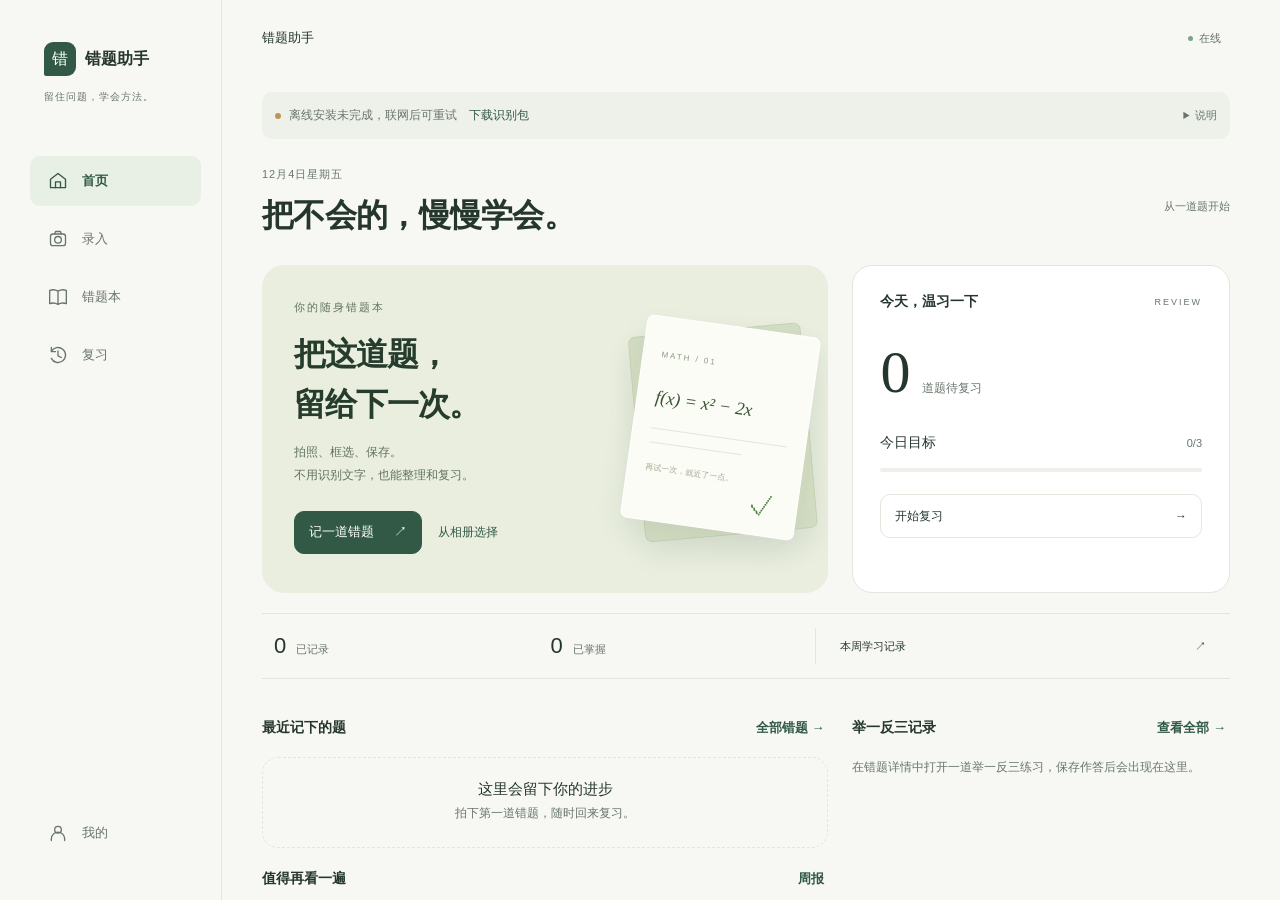
<file: index.html>
<!DOCTYPE html>
<html lang="zh-CN">
<head>
<meta http-equiv="refresh" content="0; url=./app.html">
<script>window.location.replace('./app.html' + window.location.search + window.location.hash);</script>
<meta charset="UTF-8">
<meta name="viewport" content="width=device-width, initial-scale=1.0, viewport-fit=cover">
<meta name="theme-color" content="#f7f4ee">
<meta name="description" content="轻量化AI高中错题个性化学习助手 - Team Future">
<link rel="manifest" href="manifest.json">
<link rel="icon" href="data:image/svg+xml,%3Csvg xmlns='http://www.w3.org/2000/svg' viewBox='0 0 64 64'%3E%3Crect width='64' height='64' rx='14' fill='%234353c8'/%3E%3Ctext x='32' y='42' font-size='30' text-anchor='middle' fill='white'%3E%E9%94%99%3C/text%3E%3C/svg%3E">
<title>轻量化AI高中错题个性化学习助手</title>
<style>
  :root {
    --ink: #1e2434;
    --muted: #6c7284;
    --paper: #f7f4ee;
    --card: #ffffff;
    --line: #e7e2d8;
    --indigo: #4353c8;
    --teal: #0f8f84;
    --coral: #d9623f;
  }

  * {
    box-sizing: border-box;
    margin: 0;
    padding: 0;
  }

  html,
  body {
    height: 100%;
  }

  body {
    font-family: -apple-system, BlinkMacSystemFont, "PingFang SC", "Microsoft YaHei", "Noto Sans SC", sans-serif;
    background: var(--paper);
    color: var(--ink);
    overflow: hidden;
  }

  #scene {
    position: fixed;
    inset: 0;
    width: 100%;
    height: 100%;
    z-index: 0;
  }

  .page {
    position: relative;
    z-index: 1;
    min-height: 100vh;
    min-height: 100dvh;
    display: flex;
    flex-direction: column;
    align-items: center;
    justify-content: center;
    padding: 32px 20px 88px;
    text-align: center;
  }

  .badge {
    display: inline-flex;
    align-items: center;
    gap: 8px;
    padding: 8px 16px;
    border-radius: 999px;
    background: var(--card);
    border: 1px solid var(--line);
    color: var(--muted);
    font-size: 13px;
    font-weight: 600;
    margin-bottom: 22px;
  }

  .badge .dot {
    width: 7px;
    height: 7px;
    border-radius: 50%;
    background: var(--coral);
  }

  h1 {
    font-size: clamp(34px, 8vw, 58px);
    line-height: 1.18;
    letter-spacing: 0;
    max-width: 720px;
  }

  h1 .ai {
    color: var(--indigo);
  }

  .subtitle {
    margin-top: 16px;
    max-width: 520px;
    font-size: 15px;
    line-height: 1.75;
    color: var(--muted);
  }

  .features {
    display: flex;
    flex-wrap: wrap;
    justify-content: center;
    gap: 10px;
    margin-top: 26px;
  }

  .feature {
    padding: 8px 16px;
    border-radius: 999px;
    background: var(--card);
    border: 1px solid var(--line);
    font-size: 13px;
    color: var(--ink);
    font-weight: 600;
  }

  .feature:nth-child(1) {
    color: var(--indigo);
  }

  .feature:nth-child(2) {
    color: var(--teal);
  }

  .feature:nth-child(3) {
    color: var(--coral);
  }

  .start-btn {
    display: inline-flex;
    align-items: center;
    gap: 10px;
    margin-top: 34px;
    padding: 15px 34px;
    border-radius: 12px;
    border: 0;
    background: var(--ink);
    color: #fff;
    font-family: inherit;
    font-size: 16px;
    font-weight: 700;
    cursor: pointer;
    box-shadow: 0 14px 32px rgba(30, 36, 52, 0.22);
    transition: transform 0.18s ease, box-shadow 0.18s ease;
  }

  .start-btn:hover {
    transform: translateY(-2px);
    box-shadow: 0 18px 40px rgba(30, 36, 52, 0.28);
  }

  .start-btn:active {
    transform: scale(0.97);
  }

  .footer {
    position: fixed;
    bottom: 26px;
    left: 0;
    right: 0;
    z-index: 1;
    text-align: center;
    font-size: 13px;
    color: var(--muted);
  }

  .footer b {
    color: var(--ink);
  }

  @media (max-width: 480px) {
    .page {
      padding-top: 40px;
    }

    h1 {
      font-size: 34px;
    }

    .subtitle {
      font-size: 14px;
    }

    .features {
      gap: 8px;
    }
  }
</style>
</head>
<body>
<canvas id="scene"></canvas>

<div class="page">
  <div class="badge">
    <span class="dot"></span>
    华中科技大学 · Team Future
  </div>
  <h1>轻量化<span class="ai">AI</span>高中<br>错题个性化学习助手</h1>
  <p class="subtitle">高中错题记录与复习工具</p>
  <div class="features">
    <span class="feature">拍照录入</span>
    <span class="feature">AI 复盘</span>
    <span class="feature">举一反三</span>
    <span class="feature">间隔复习</span>
    <span class="feature">离线可用</span>
  </div>
  <button class="start-btn" onclick="enterApp()">
    开始使用
    <span>→</span>
  </button>
</div>

<div class="footer">
  <b>Team Future</b> · 姜来 · 王子然 · 王冠杨 · 2026
</div>

<script>
  const canvas = document.getElementById('scene');
  const ctx = canvas.getContext('2d');
  const symbols = ['∑', '∫', 'π', '∞', 'f(x)', 'H₂O', 'DNA', '∠', '√', 'Δ', 'e=mc²', 'θ', 'dy/dx', 'CO₂'];
  const colors = ['#4353c8', '#0f8f84', '#d9623f', '#8b6f2e', '#5470c6'];
  let particles = [];

  function resize() {
    canvas.width = window.innerWidth;
    canvas.height = window.innerHeight;
  }

  function makeParticle() {
    return {
      x: Math.random() * canvas.width,
      y: Math.random() * canvas.height,
      vx: (Math.random() - 0.5) * 0.35,
      vy: (Math.random() - 0.5) * 0.35,
      size: 14 + Math.random() * 22,
      opacity: 0.08 + Math.random() * 0.14,
      color: colors[Math.floor(Math.random() * colors.length)],
      symbol: symbols[Math.floor(Math.random() * symbols.length)]
    };
  }

  function init() {
    resize();
    const count = Math.min(34, Math.floor(canvas.width * canvas.height / 36000));
    particles = Array.from({ length: count }, makeParticle);
  }

  function draw() {
    ctx.clearRect(0, 0, canvas.width, canvas.height);
    for (const p of particles) {
      p.x += p.vx;
      p.y += p.vy;
      if (p.x < -40) p.x = canvas.width + 40;
      if (p.x > canvas.width + 40) p.x = -40;
      if (p.y < -40) p.y = canvas.height + 40;
      if (p.y > canvas.height + 40) p.y = -40;
      ctx.globalAlpha = p.opacity;
      ctx.fillStyle = p.color;
      ctx.font = `600 ${p.size}px -apple-system, "Microsoft YaHei", sans-serif`;
      ctx.textAlign = 'center';
      ctx.fillText(p.symbol, p.x, p.y);
    }
    ctx.globalAlpha = 1;
    requestAnimationFrame(draw);
  }

  window.addEventListener('resize', init);
  init();
  draw();

  function enterApp() {
    window.location.href = 'app.html';
  }
</script>
</body>
</html>
</file>
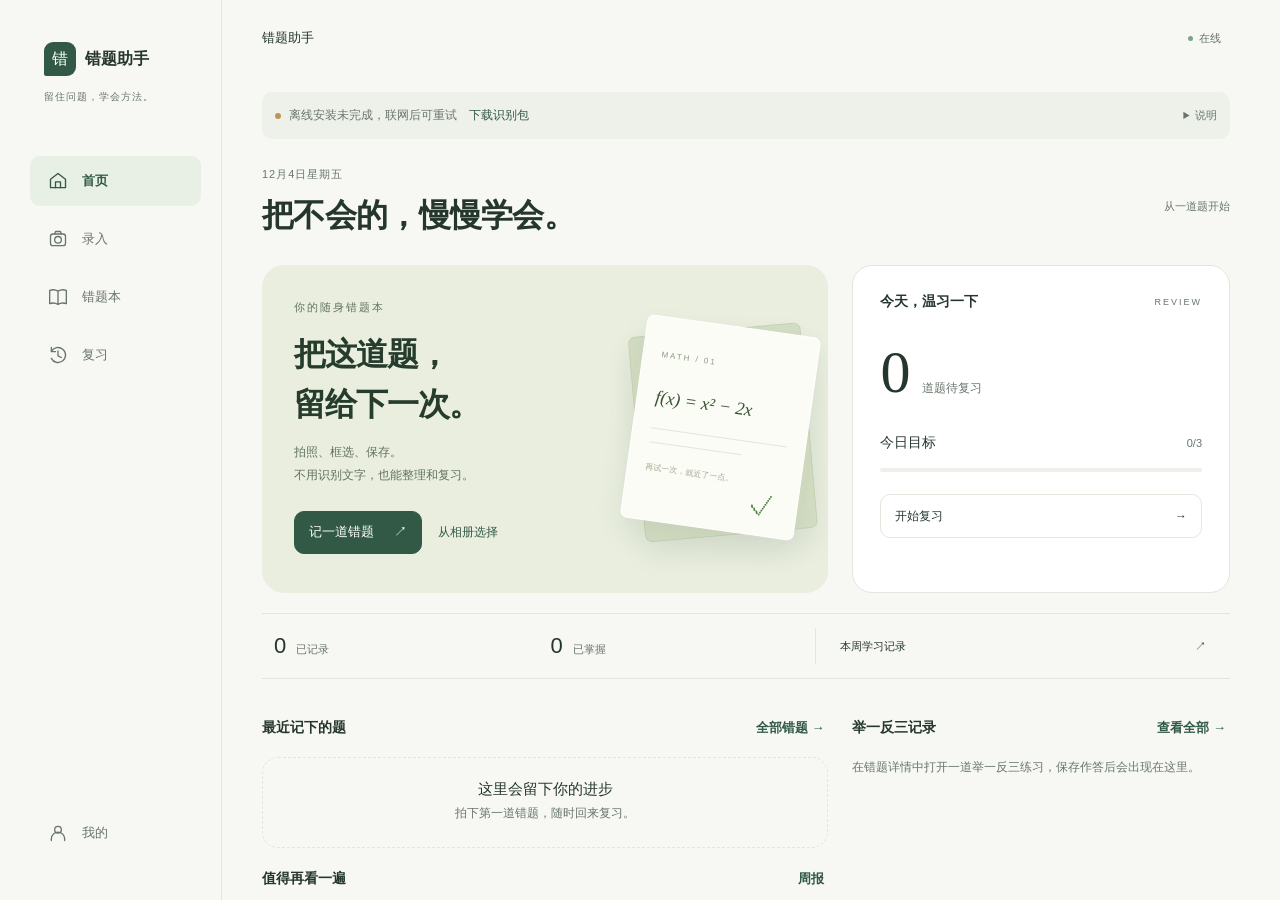
<file: app.html>
<!DOCTYPE html>
<html lang="zh-CN">
<head>
<meta charset="UTF-8">
<meta name="viewport" content="width=device-width, initial-scale=1.0, viewport-fit=cover, interactive-widget=resizes-content">
<meta name="theme-color" content="#f7f8f4">
<meta name="description" content="高中错题助手：离线拍照记题，联网理解与练习。">
<link rel="manifest" href="manifest.json">
<link rel="icon" href="data:image/svg+xml,%3Csvg xmlns='http://www.w3.org/2000/svg' viewBox='0 0 64 64'%3E%3Crect width='64' height='64' rx='14' fill='%234353c8'/%3E%3Ctext x='32' y='42' font-size='30' text-anchor='middle' fill='white'%3E%E9%94%99%3C/text%3E%3C/svg%3E">
<title>错题助手</title>
<link rel="stylesheet" href="styles.css">
</head>
<body>
<div id="toast" class="toast" role="status" aria-live="polite"></div>

<div id="processingOverlay" class="processing-overlay" role="status" aria-live="polite">
  <div class="processing-box">
    <div class="spinner"></div>
    <div class="proc-title" id="procTitle">处理中</div>
    <div class="proc-desc" id="procDesc">请稍候</div>
  </div>
</div>

<div id="app">
  <header class="app-header">
    <button id="headerBack" class="header-back" onclick="goBack()" aria-label="返回">&#8592;</button>
    <h1 id="headerTitle">错题助手</h1>
    <div class="header-actions">
      <span id="netBadge" class="net-badge online">在线</span>
    </div>
  </header>

  <main id="appContent" class="app-content">
    <div id="storageNotice" class="notice warning hidden" role="alert"></div>
    <div id="updateNotice" class="notice hidden">新版本已准备好。<button class="text-btn" onclick="applyUpdate()">保存后更新</button></div>
    <div id="offlinePanel" class="offline-panel">
      <span class="status-dot" aria-hidden="true"></span><span id="offlineStatus">检查离线识别包…</span>
      <button id="prepareOffline" class="text-btn" onclick="prepareOffline()">下载识别包</button>
      <details class="offline-info"><summary aria-label="离线使用说明">说明</summary><div><p>保存图片不需要识别包。离线提取印刷文字需另外下载约 61 MB，已下载部分会保留，可稍后继续。</p><progress id="offlineProgress" max="100" value="0" aria-label="识别包已校验下载进度"></progress><p id="offlineBytes"></p><p id="offlineAddress"></p><button class="text-btn" onclick="checkOfflinePack()">重新检查</button></div></details>
    </div>
    <!-- 首页 -->
    <section id="page-home" class="page active">
      <div class="home-hero">
        <div><p class="eyebrow" id="todayLabel">今天</p><h2 id="homeGreeting">把不会的，慢慢学会。</h2></div>
        <span id="streakBadge" class="streak-badge">从一道题开始</span>
      </div>
      <div class="entry-card">
        <div class="entry-copy"><span class="kicker">你的随身错题本</span><h3>把这道题，<br>留给下一次。</h3><p>拍照、框选、保存。<br>不用识别文字，也能整理和复习。</p>
          <div class="entry-actions"><button class="btn primary" onclick="goCapture()">记一道错题 <span aria-hidden="true">↗</span></button><button class="text-btn" onclick="uploadImage()">从相册选择</button></div>
        </div>
        <div class="notebook-art" aria-hidden="true"><div class="paper-back"></div><div class="paper-front"><span class="paper-index">MATH / 01</span><div class="paper-formula">f(x) = x² − 2x</div><div class="paper-line"></div><div class="paper-line short"></div><span class="paper-mark">再试一次，就近了一点。</span><span class="paper-check">✓</span></div></div>
      </div>
      <div id="todayReview" class="today-card">
        <div class="section-title"><span>今天，温习一下</span><span class="tiny-label">REVIEW</span></div>
        <div class="due-number"><b id="statDue">0</b><span>道题待复习</span></div>
        <div class="section-title daily-label"><span>今日目标</span><span id="dailyProgressText" class="daily-text">0/3</span></div>
        <div class="progress-track"><div id="dailyProgressFill" class="progress-fill"></div></div>
        <button class="btn full outline" onclick="navigateTo('review')">开始复习 <span aria-hidden="true">→</span></button>
      </div>
      <div class="stats-grid compact-stats"><div class="stat-card"><b id="statTotal">0</b><span>已记录</span></div><div class="stat-card"><b id="statMastered">0</b><span>已掌握</span></div><button class="stat-report" onclick="showParentReport()"><span>本周学习记录</span><span aria-hidden="true">↗</span></button></div>
      <div class="section-block home-recent"><div class="section-title"><span>最近记下的题</span><button class="text-btn" onclick="navigateTo('book')">全部错题 →</button></div><div id="recentList" class="recent-list"></div></div>
      <div class="section-block"><div class="section-title"><span>举一反三记录</span><button class="text-btn" onclick="openPracticeHistory()">查看全部 →</button></div><div id="homePractice"></div></div>
      <div class="section-block home-insights"><div class="section-title"><span>值得再看一遍</span><button class="text-btn" onclick="openWeeklyReport()">周报</button></div><div id="weakList" class="weak-list"></div>
        <details class="more-tools"><summary>更多学习工具</summary><div class="quick-grid"><button class="quick-card" onclick="openMasteryTrend()">掌握趋势</button><button class="quick-card" onclick="openStudyPlan()">学习计划</button><button class="quick-card" onclick="openWeeklyPlan()">周计划</button><button class="quick-card" onclick="openAiSettings()">AI 设置</button><button class="quick-card" onclick="openSubjectBoard()">学情看板</button></div></details>
      </div>
    </section>

    <section id="page-practice" class="page"><div id="practiceContent"></div></section>
    <section id="page-practice-history" class="page"><div class="page-intro"><h2>做过的练习</h2><p>保留题目、作答照片和每次反馈。</p></div><div id="practiceHistoryList"></div></section>

    <!-- 拍照录入 -->
    <section id="page-capture" class="page">
      <div class="page-intro"><p class="eyebrow">CAPTURE</p><h2>记下这道题。</h2><p id="captureHint">拍一整页，框选一道题，直接保存。</p></div>
      <div id="captureReceipt" class="capture-receipt hidden" aria-live="polite"></div>
      <div id="capturePreview" class="capture-preview">
        <div class="placeholder">
          <div class="capture-glyph" aria-hidden="true">＋</div>
          <div class="pl-text">放进一道想弄懂的题</div>
        </div>
      </div>
      <div class="capture-actions">
        <button id="btnCamera" class="btn primary" onclick="startCamera()">拍照</button>
        <button id="btnAlbum" class="btn" onclick="uploadImage()">选择图片</button>
        <button id="btnCrop" class="btn primary hidden" onclick="openCropModal()">框选题目</button>
        <button id="saveImageOnly" class="btn outline hidden" onclick="openImageOnly()">保存这张图</button>
      </div>
      <div class="capture-secondary"><button id="btnRetake" class="text-btn hidden" onclick="retakeCapture()">换一张</button><details class="capture-more"><summary>其他录入方式</summary><button id="btnPaste" class="text-btn" onclick="pasteClipboardImage()">粘贴图片</button><button class="text-btn" onclick="showManualEntry()">输入文字</button></details></div>
      <p class="field-help">先保存原题，文字识别和 AI 讲解可以稍后再用。</p>
      <button id="btnOcr" class="hidden" onclick="runOcr()">离线识别（印刷体）</button><button id="btnAiCapture" class="hidden" onclick="runAiCapture()">AI 识图（联网）</button>

      <div id="manualEntry" class="manual-entry hidden">
        <label class="field-label" for="manualText">题目内容</label>
        <textarea id="manualText" rows="5" placeholder="粘贴题目"></textarea>
        <button class="btn primary full" onclick="saveManualEntry()">下一步</button>
      </div>
    </section>

    <!-- 错题本 -->
    <section id="page-book" class="page"><div class="page-intro book-heading"><div><p class="eyebrow">COLLECTION</p><h2>我的错题</h2></div><button class="btn primary" onclick="goCapture()">＋ 记一道</button></div>
      <div class="search-row">
        <input id="searchInput" type="search" placeholder="搜索试卷、题号或知识点" oninput="setQuery(this.value)">
      </div>
      <div class="classification-grid book-classification"><div><label class="field-label" for="paperFilter">按试卷找题</label><select id="paperFilter" onchange="paperFilter=this.value;renderErrorList()"><option value="">全部试卷</option></select></div><div><label class="field-label" for="topicFilter">按知识点找题</label><select id="topicFilter" onchange="topicFilter=this.value;renderErrorList()"><option value="">全部知识点</option></select></div></div>
      <details class="book-filters"><summary>筛选与管理</summary><div class="batch-bar">
        <button class="btn outline" onclick="toggleBatchMode()">批量管理</button>
        <div id="batchActions" class="batch-actions hidden">
          <label class="select-all"><input id="selectAllBatch" type="checkbox" onchange="toggleSelectAll(this.checked)">全选</label>
          <span id="batchCount" class="batch-count">已选 0</span>
          <button class="btn green" onclick="batchMarkMastered()">标记掌握</button>
          <button class="btn teal" onclick="batchGenerateAnalysis()">批量复盘</button>
          <button class="btn red" onclick="batchDelete()">删除</button>
          <button class="btn" onclick="toggleBatchMode()">退出</button>
        </div>
      </div>
      <select id="dateFilter" class="date-filter" onchange="setDateFilter(this.value)">
        <option value="all">全部时间</option>
        <option value="week">近 7 天</option>
        <option value="month">本月</option>
        <option value="year">今年</option>
      </select>
      <div class="chip-row" id="subjectChips"></div>
      <div class="segmented" id="statusSeg"></div>
      </details>
      <div id="errorList" class="error-list"></div>
    </section>

    <!-- 复习 -->
    <section id="page-review" class="page">
      <div class="review-head">
        <h2>再做一次。</h2>
        <p id="reviewStatus">暂无待复习错题</p>
      </div>
      <div id="reviewProgress" class="review-progress hidden">
        <div class="progress-track"><div id="reviewFill" class="progress-fill"></div></div>
        <span id="reviewCount">0/0</span>
      </div>
      <div id="reviewCard" class="review-card hidden">
        <div class="review-top">
          <span id="reviewSubject" class="subject-pill">数学</span>
          <span id="reviewMeta" class="review-meta"></span>
        </div>
        <div id="reviewImage" class="review-image hidden"></div>
        <div id="reviewQuestion" class="review-question"></div>
        <div class="review-draft">
          <label class="field-label" for="reviewDraft">自测作答</label>
          <textarea id="reviewDraft" rows="3" placeholder="写下你的答案"></textarea>
        </div>
        <div id="reviewAnswer" class="review-answer hidden">
          <div class="review-answer-label">解析 / 答案</div>
          <div id="reviewAnswerText" class="review-answer-text"></div>
        </div>
      </div>
      <div id="reviewActions" class="review-actions hidden">
        <button class="btn" onclick="toggleReviewAnswer()">查看答案</button>
        <button class="btn red" onclick="rateReview('again')">再练</button>
        <button class="btn amber" onclick="rateReview('good')">还行</button>
        <button class="btn green" onclick="rateReview('easy')">熟练</button>
      </div>
      <div id="reviewEmpty" class="empty-state hidden">
        <div class="es-icon">✓</div>
        <div class="es-title">今日完成</div>
        <div class="es-desc">今天的复习告一段落，明天再来。</div>
      </div>
    </section>

    <!-- 我的 -->
    <section id="page-profile" class="page">
      <div class="profile-header">
        <div class="profile-avatar">TF</div>
        <div>
          <div class="profile-name">按你的习惯来</div>
          <div class="profile-team">识别与记录留在本机 · AI 联网使用</div>
        </div>
      </div>

      <div class="app-version">当前版本 · 10.31 举一反三作答 <button class="text-btn" onclick="openUpdatePage()">检查更新</button></div>
      <button class="btn outline full backup-entry" onclick="exportFullBackup()">备份全部错题</button>
      <p class="field-help">错题保存在当前浏览器，换设备前记得备份。</p>

      <details class="settings-panel"><summary>学习科目</summary>
        <div class="chip-wrap" id="subjectSettings"></div>
      </details>

      <details class="settings-panel"><summary>应用设置</summary>
        <div class="form-card">
          <label class="switch-row">
            <span>打开应用直达拍照页</span>
            <input id="openCaptureOnLaunch" type="checkbox">
          </label>
          <label class="switch-row">
            <span>深色模式</span>
            <input id="darkMode" type="checkbox">
          </label>
          <label class="field-label" for="dailyGoal">每日复习目标（道）</label>
          <input id="dailyGoal" type="number" min="0" max="20" placeholder="3">
          <button class="btn primary full" onclick="saveSettings()">保存设置</button>
        </div>
      </details>

      <details class="settings-panel"><summary>个人云同步（选用）</summary>
        <div class="form-card">
          <label class="field-label" for="syncToken">GitHub Token</label>
          <input id="syncToken" type="password" placeholder="用于同步私人 Gist">
          <label class="field-label" for="syncGistId">Gist ID（留空自动创建）</label>
          <input id="syncGistId" type="text" placeholder="首次上传后自动生成">
          <label class="switch-row">
            <span>启动时合并云端数据</span>
            <input id="autoSync" type="checkbox">
          </label>
          <button class="btn primary full" onclick="syncUpload()">上传到云端</button>
          <button class="btn outline full" onclick="syncPull(false)">合并云端数据</button>
        </div>
      </details>

      <details class="settings-panel" id="aiSettings"><summary>AI 接口（选用，需自行配置）</summary>
        <div class="form-card">
          <p class="field-help">在这里配置一次，识图、解题和举一反三都在本应用内完成。使用 AI 时，题图和文字会发送到所填服务，费用由该服务收取。</p>
          <label class="field-label" for="aiProvider">模型服务</label>
          <select id="aiProvider" onchange="chooseAiService()"><option value="openai">OpenAI</option><option value="deepseek">DeepSeek</option><option value="gemini">Google Gemini</option><option value="qwen">通义千问 · 百炼</option><option value="custom">其他 OpenAI 兼容服务</option></select>
          <p id="aiProviderHint" class="field-help"></p>
          <label class="field-label" for="aiModelChoice">识图模型</label>
          <select id="aiModelChoice" onchange="chooseAiModel()"></select>
          <p id="aiModelHelp" class="field-help"></p>
          <div id="aiCustomModel" class="hidden"><label class="field-label" for="aiModel">自定义模型标识</label>
          <input id="aiModel" type="text" placeholder="服务商文档中的 API 模型标识" oninput="resetAiTest()"></div>
          <div id="aiEndpointField" class="hidden"><label class="field-label" for="aiEndpoint">接口地址</label>
          <input id="aiEndpoint" type="url" placeholder="服务商提供的 Base URL" oninput="resetAiTest(true)"></div>
          <p id="aiEndpointInfo" class="field-help ai-endpoint-info"></p>
          <label class="switch-row">
            <span>在核对页显示“AI 视觉复核”按钮</span>
            <input id="useAiOcr" type="checkbox">
          </label>
          <label class="field-label" for="aiKey">API Key</label>
          <input id="aiKey" type="password" autocomplete="off" placeholder="只保存在当前浏览器，不随备份导出" oninput="resetAiTest()">
          <button id="testAiVision" class="btn outline full" onclick="testAiVision()">测试连接与识图（会产生少量用量）</button>
          <p id="aiTestStatus" class="field-help" role="status">尚未验证当前配置的识图能力。</p>
          <p class="field-help">只支持允许浏览器直接访问的接口；识图测试成功后仍需核对解题结果。</p>
          <button class="btn primary full" onclick="saveSettings()">保存设置</button>
        </div>
      </details>

      <details class="settings-panel"><summary>数据</summary>
        <div class="menu-card">
          <button class="menu-item" onclick="exportData()">
            <span class="mi-icon">&#128228;</span>
            <span>导出数据</span>
          </button>
          <button class="menu-item" onclick="importData()">
            <span class="mi-icon">&#128229;</span>
            <span>导入数据</span>
          </button>
          <button class="menu-item" onclick="exportPrintable()">
            <span class="mi-icon">&#128424;</span>
            <span>导出打印版</span>
          </button>
          <button class="menu-item" onclick="exportStudyReport()">
            <span class="mi-icon">&#128202;</span>
            <span>导出学习报告</span>
          </button>
          <button class="menu-item" onclick="copyParentReportLink()">
            <span class="mi-icon">&#128101;</span>
            <span>复制家长周报文本</span>
          </button>
          <button class="menu-item" onclick="copyWeeklyReportText()">
            <span class="mi-icon">&#128203;</span>
            <span>复制周报文本</span>
          </button>
          <button class="menu-item" onclick="openSubjectBoard()">
            <span class="mi-icon">&#128200;</span>
            <span>学情看板</span>
          </button>
          <button class="menu-item" onclick="exportFullBackup()">
            <span class="mi-icon">&#128190;</span>
            <span>导出完整备份</span>
          </button>
          <button class="menu-item" onclick="importFullBackup()">
            <span class="mi-icon">&#128190;</span>
            <span>导入完整备份</span>
          </button>
          <button class="menu-item danger" onclick="clearAllData()">
            <span class="mi-icon">&#128465;</span>
            <span>清空数据</span>
          </button>
        </div>
      </details>

      <details class="settings-panel"><summary>关于</summary>
        <div class="menu-card">
          <div class="menu-item static">
            <span class="mi-icon">&#8505;</span>
            <span>演示版 · Team Future</span>
          </div>
        </div>
      </details>
    </section>
  </main>

  <nav class="app-nav" aria-label="主导航"><div class="nav-brand"><span class="brand-mark">错</span><b>错题助手</b><small>留住问题，学会方法。</small></div>
    <button class="nav-item active" data-page="home" onclick="navigateTo('home')">
      <svg class="nav-icon" viewBox="0 0 24 24" fill="none" stroke="currentColor" stroke-width="1.6" stroke-linecap="round" stroke-linejoin="round" aria-hidden="true"><path d="m3 10 9-7 9 7v10H3z"/><path d="M9 20v-7h6v7"/></svg>
      <small>首页</small>
    </button>
    <button class="nav-item" data-page="capture" onclick="navigateTo('capture')">
      <svg class="nav-icon" viewBox="0 0 24 24" fill="none" stroke="currentColor" stroke-width="1.6" stroke-linecap="round" stroke-linejoin="round" aria-hidden="true"><rect x="3" y="6" width="18" height="14" rx="3"/><path d="m8 6 1-3h6l1 3"/><circle cx="12" cy="13" r="4"/></svg>
      <small>录入</small>
    </button>
    <button class="nav-item" data-page="book" onclick="navigateTo('book')">
      <svg class="nav-icon" viewBox="0 0 24 24" fill="none" stroke="currentColor" stroke-width="1.6" stroke-linecap="round" stroke-linejoin="round" aria-hidden="true"><path d="M12 5c-3-2-7-2-10-1v16c3-1 7-1 10 1 3-2 7-2 10-1V4c-3-1-7-1-10 1Zm0 0v16"/></svg>
      <small>错题本</small>
      <span id="navBadge" class="nav-badge hidden">0</span>
    </button>
    <button class="nav-item" data-page="review" onclick="navigateTo('review')">
      <svg class="nav-icon" viewBox="0 0 24 24" fill="none" stroke="currentColor" stroke-width="1.6" stroke-linecap="round" stroke-linejoin="round" aria-hidden="true"><path d="M4 8a9 9 0 1 1 0 8M4 3v5h5"/><path d="M12 7v6l4 2"/></svg>
      <small>复习</small>
    </button>
    <button class="nav-item" data-page="profile" onclick="navigateTo('profile')">
      <svg class="nav-icon" viewBox="0 0 24 24" fill="none" stroke="currentColor" stroke-width="1.6" stroke-linecap="round" stroke-linejoin="round" aria-hidden="true"><circle cx="12" cy="8" r="4"/><path d="M4 21v-2a8 8 0 0 1 16 0v2"/></svg>
      <small>我的</small>
    </button>
  </nav>
</div>

<div id="modalOverlay" class="modal-overlay" role="dialog" aria-modal="true" aria-labelledby="modalTitle">
  <div class="modal-sheet">
    <div class="modal-head">
      <h3 id="modalTitle"></h3>
      <button class="modal-close" onclick="closeModal()" aria-label="关闭">&#215;</button>
    </div>
    <div id="modalContent"></div>
  </div>
</div>

<dialog id="importDialog" class="import-dialog"><form method="dialog"><h3>导入错题</h3><p id="importSummary"></p><p class="field-help">合并保留本地题目，同一道题采用较新版本。</p><div class="import-choices"><button class="btn primary" value="merge">合并导入</button><button class="btn outline" value="replace">替换本地…</button><button class="btn" value="cancel" autofocus>取消</button></div></form></dialog>
<input id="fileInput" type="file" accept="image/*" hidden>
<input id="importInput" type="file" accept=".json,application/json" hidden>
<input id="bankInput" type="file" accept=".json,application/json" hidden>
<input id="classInput" type="file" accept=".json,application/json" hidden>
<input id="backupInput" type="file" accept=".json,application/json" hidden>

<script src="vendor/dexie.min.js"></script>
<script src="ocr-assets.js"></script>
<script src="js/reliability.js"></script>
<script src="js/ai-client.js"></script>
<script src="js/ocr-review.js"></script>
<script src="js/app.js"></script>
<script src="js/practice.js"></script>
<script src="js/offline.js"></script>
<script src="js/album-enhance.js"></script>
<script src="js/crop-enhance.js"></script>
</body>
</html>
</file>
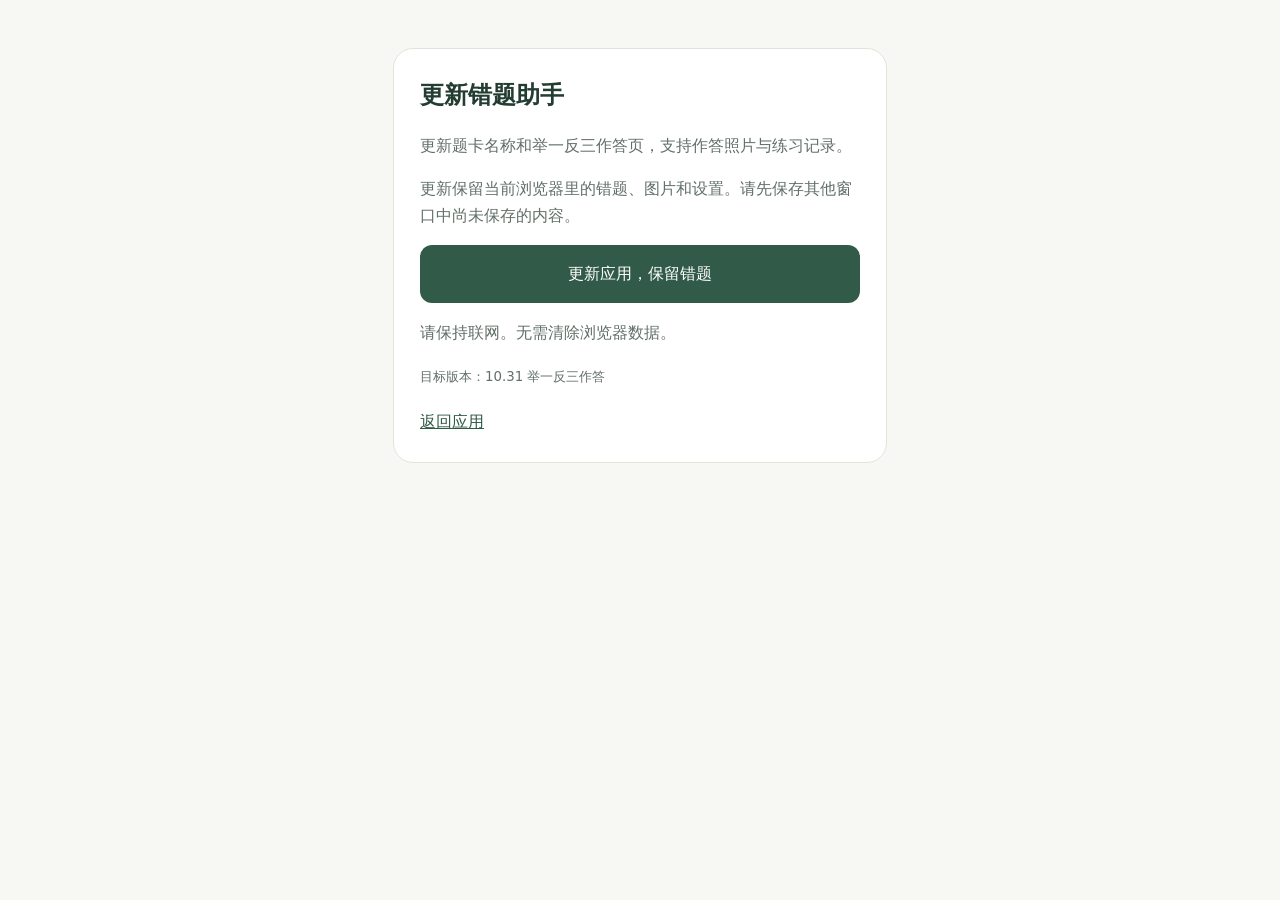
<file: update.html>
<!doctype html>
<html lang="zh-CN"><head><meta charset="utf-8"><meta name="viewport" content="width=device-width,initial-scale=1"><meta name="robots" content="noindex"><meta name="theme-color" content="#f7f8f4"><link rel="icon" href="data:image/svg+xml,%3Csvg xmlns='http://www.w3.org/2000/svg' viewBox='0 0 64 64'%3E%3Crect width='64' height='64' rx='14' fill='%23315b48'/%3E%3C/svg%3E"><title>更新错题助手</title>
<style>body{margin:0;background:#f7f8f4;color:#243d32;font:16px/1.7 system-ui,sans-serif;padding:48px 22px}main{max-width:440px;margin:auto;background:white;border:1px solid #e0e5db;border-radius:20px;padding:26px}h1{font-size:24px;margin:0 0 16px}p{color:#627068}button{width:100%;padding:15px;border:0;border-radius:12px;background:#315b48;color:white;font:inherit;cursor:pointer}button:disabled{opacity:.6}a{color:#315b48}small{display:block;margin:20px 0;color:#627068}#status{overflow-wrap:anywhere}</style></head>
<body><main><h1>更新错题助手</h1><p>更新题卡名称和举一反三作答页，支持作答照片与练习记录。</p><p>更新保留当前浏览器里的错题、图片和设置。请先保存其他窗口中尚未保存的内容。</p><button id="updateButton" onclick="updateApp()">更新应用，保留错题</button><p id="status" role="status">请保持联网。无需清除浏览器数据。</p><small>目标版本：10.31 举一反三作答</small><a href="./app.html#profile">返回应用</a></main>
<script>
const targetVersion = 'practice-v1';
function workerVersion(worker) {
  return new Promise(resolve => {
    if (!worker) { resolve(''); return; }
    const channel = new MessageChannel();
    const timer = setTimeout(() => {channel.port1.close();resolve('');}, 700);
    channel.port1.onmessage = event => {clearTimeout(timer);channel.port1.close();resolve(event.data?.version || '');};
    worker.postMessage({type:'GET_VERSION'}, [channel.port2]);
  });
}
async function updateApp() {
  const button = document.getElementById('updateButton'), status = document.getElementById('status');
  button.disabled = true;
  let timer;
  try {
    if (!navigator.onLine) throw Error('当前离线，请联网后重试。已保存错题不会受影响。');
    if (!window.isSecureContext || !('serviceWorker' in navigator)) throw Error('请用支持离线应用的浏览器，通过 HTTPS 打开此页面。');
    status.textContent = '正在下载新版页面，保留本地错题…';
    const registration = await Promise.race([navigator.serviceWorker.register('./sw.js', {updateViaCache:'none'}),new Promise((_,reject)=>{timer=setTimeout(()=>reject(Error('更新连接超时，请联网后重试。')),25000);})]);
    clearTimeout(timer);
    await Promise.race([registration.update(),new Promise((_,reject)=>{timer=setTimeout(()=>reject(Error('检查更新超时，请稍后重试。')),25000);})]);
    clearTimeout(timer);
    const until = Date.now() + 30000;
    while (Date.now() < until) {
      if (registration.waiting) registration.waiting.postMessage({type:'APPLY_UPDATE'});
      if (await workerVersion(navigator.serviceWorker.controller) === targetVersion) {
        status.textContent = '新版已准备好，正在打开…';
        location.replace('./app.html?release=' + targetVersion + '#profile'); return;
      }
      await new Promise(resolve => setTimeout(resolve, 250));
    }
    throw Error('新版尚未就绪，请检查网络后重试。没有删除任何错题或设置。');
  } catch (error) { status.textContent = error.message; }
  finally { clearTimeout(timer); button.disabled = false; }
}
</script></body></html>
</file>
<file: styles.css>
:root {
  --bg: #f7f8f4;
  --surface: #ffffff;
  --surface-2: #eef1e9;
  --text: #25362d;
  --muted: #68756c;
  --line: #e2e7dd;
  --primary: #315945;
  --primary-soft: #e8f0e5;
  --teal: #426e59;
  --teal-soft: #ecf3e9;
  --green: #1f9d55;
  --green-soft: #e4f6ec;
  --amber: #c47b16;
  --amber-soft: #fdf1dc;
  --red: #d64545;
  --red-soft: #fdeaea;
  --shadow: 0 10px 30px rgba(33, 42, 68, 0.08);
  --nav-h: 64px;
  --radius: 14px;
}

* {
  box-sizing: border-box;
}

html,
body {
  margin: 0;
  height: 100%;
}

body {
  font-family: -apple-system, BlinkMacSystemFont, "PingFang SC", "Microsoft YaHei", "Noto Sans SC", sans-serif;
  background: var(--bg);
  color: var(--text);
  -webkit-tap-highlight-color: transparent;
}

button,
input,
textarea,
select {
  font: inherit;
}

button {
  border: 0;
  cursor: pointer;
  color: inherit;
}

input,
textarea,
select {
  width: 100%;
  border: 1px solid var(--line);
  border-radius: var(--radius);
  background: var(--surface);
  color: var(--text);
  padding: 11px 12px;
  outline: none;
}

input:focus,
textarea:focus,
select:focus {
  border-color: var(--primary);
  box-shadow: 0 0 0 3px rgba(59, 91, 219, 0.12);
}

textarea {
  resize: vertical;
  min-height: 96px;
  line-height: 1.6;
}

.hidden {
  display: none !important;
}

#app {
  max-width: 520px;
  margin: 0 auto;
  height: 100vh;
  height: 100dvh;
  display: flex;
  flex-direction: column;
  background: var(--bg);
  position: relative;
}

/* 顶部 */
.app-header {
  flex-shrink: 0;
  height: 56px;
  display: flex;
  align-items: center;
  gap: 10px;
  padding: 0 14px;
  background: rgba(243, 245, 249, 0.94);
  backdrop-filter: blur(14px);
  border-bottom: 1px solid var(--line);
  z-index: 10;
}

.app-header h1 {
  margin: 0;
  font-size: 17px;
  letter-spacing: 0;
}

.header-actions {
  margin-left: auto;
  display: flex;
  align-items: center;
}

.header-back {
  width: 32px;
  height: 32px;
  display: none;
  align-items: center;
  justify-content: center;
  border-radius: var(--radius);
  background: var(--surface);
  border: 1px solid var(--line);
  font-size: 16px;
}

.header-back.show {
  display: flex;
}

.net-badge {
  font-size: 12px;
  padding: 4px 9px;
  border-radius: 999px;
  background: var(--surface-2);
  color: var(--muted);
}

.net-badge.online {
  background: var(--green-soft);
  color: var(--green);
}

.net-badge.offline {
  background: var(--amber-soft);
  color: var(--amber);
}

/* 主区域 */
.app-content {
  flex: 1;
  overflow-y: auto;
  padding: 16px 16px calc(var(--nav-h) + 20px);
  -webkit-overflow-scrolling: touch;
}

.page {
  display: none;
}

.page.active {
  display: block;
  animation: pageIn 0.22s ease;
}

@keyframes pageIn {
  from {
    opacity: 0;
    transform: translateY(8px);
  }
  to {
    opacity: 1;
    transform: translateY(0);
  }
}

/* 底部导航 */
.app-nav {
  position: fixed;
  bottom: 0;
  left: 50%;
  transform: translateX(-50%);
  width: 100%;
  max-width: 520px;
  height: calc(var(--nav-h) + env(safe-area-inset-bottom, 0px));
  padding-bottom: env(safe-area-inset-bottom, 0px);
  display: grid;
  grid-template-columns: repeat(5, 1fr);
  background: rgba(255, 255, 255, 0.96);
  backdrop-filter: blur(16px);
  border-top: 1px solid var(--line);
  z-index: 50;
}

.nav-item {
  display: flex;
  flex-direction: column;
  align-items: center;
  justify-content: center;
  gap: 2px;
  background: none;
  color: var(--muted);
  position: relative;
}

.nav-item .nav-icon {
  font-size: 20px;
  line-height: 1;
}

.nav-item small {
  font-size: 11px;
}

.nav-item.active {
  color: var(--primary);
}

.nav-badge {
  position: absolute;
  top: 5px;
  right: calc(50% - 22px);
  min-width: 17px;
  height: 17px;
  padding: 0 4px;
  border-radius: 999px;
  background: var(--red);
  color: #fff;
  font-size: 10px;
  display: flex;
  align-items: center;
  justify-content: center;
}

/* 首页 */
.home-hero {
  display: flex;
  align-items: center;
  justify-content: space-between;
  margin-bottom: 14px;
}

.eyebrow {
  margin: 0 0 3px;
  font-size: 12px;
  color: var(--muted);
}

.streak-badge {
  display: inline-flex;
  align-items: center;
  gap: 4px;
  margin-top: 7px;
  padding: 4px 10px;
  border-radius: 999px;
  background: var(--amber-soft);
  color: var(--amber);
  font-size: 12px;
  font-weight: 700;
}

.home-hero h2 {
  margin: 0;
  font-size: 22px;
  letter-spacing: 0;
}

.icon-btn {
  width: 40px;
  height: 40px;
  border-radius: 50%;
  display: flex;
  align-items: center;
  justify-content: center;
  background: var(--surface);
  border: 1px solid var(--line);
  font-size: 22px;
  line-height: 1;
}

.add-btn {
  background: var(--primary);
  color: #fff;
  border-color: var(--primary);
  box-shadow: 0 8px 18px rgba(59, 91, 219, 0.28);
}

.stats-grid {
  display: grid;
  grid-template-columns: repeat(3, 1fr);
  gap: 10px;
  margin-bottom: 18px;
}

.stat-card {
  background: var(--surface);
  border: 1px solid var(--line);
  border-radius: var(--radius);
  padding: 14px 10px;
  text-align: center;
  box-shadow: 0 4px 14px rgba(33, 42, 68, 0.04);
}

.stat-card b {
  display: block;
  font-size: 24px;
  line-height: 1.2;
}

.stat-card span {
  display: block;
  margin-top: 4px;
  font-size: 12px;
  color: var(--muted);
}

.stat-card.accent b {
  color: var(--primary);
}

.stat-card.teal b {
  color: var(--teal);
}

.section-block {
  margin-bottom: 18px;
}

.section-title {
  display: flex;
  align-items: center;
  justify-content: space-between;
  font-size: 14px;
  font-weight: 700;
  margin-bottom: 10px;
}

.text-btn {
  background: none;
  color: var(--primary);
  font-size: 13px;
  padding: 4px;
}

.daily-text {
  font-size: 13px;
  color: var(--muted);
  font-weight: 600;
}

.weak-list {
  display: flex;
  flex-direction: column;
  gap: 8px;
}

.weak-item {
  display: flex;
  align-items: center;
  gap: 10px;
  background: var(--surface);
  border: 1px solid var(--line);
  border-radius: var(--radius);
  padding: 11px 12px;
}

.weak-bar {
  flex: 1;
  height: 8px;
  border-radius: 999px;
  background: var(--surface-2);
  overflow: hidden;
}

.weak-bar i {
  display: block;
  height: 100%;
  border-radius: 999px;
  background: linear-gradient(90deg, var(--primary), var(--teal));
}

.weak-name {
  width: 108px;
  font-size: 13px;
  white-space: nowrap;
  overflow: hidden;
  text-overflow: ellipsis;
}

.weak-count {
  font-size: 12px;
  color: var(--muted);
  min-width: 34px;
  text-align: right;
}

.report-block {
  display: flex;
  flex-direction: column;
  gap: 10px;
}

.report-row {
  display: grid;
  grid-template-columns: 82px 1fr 40px;
  align-items: center;
  gap: 10px;
  font-size: 13px;
}

.report-row .weak-bar {
  height: 9px;
}

.report-row .weak-count {
  min-width: 40px;
}

.report-note {
  margin-top: 12px;
  padding: 10px 12px;
  border-radius: var(--radius);
  background: var(--surface-2);
  color: var(--muted);
  font-size: 13px;
  line-height: 1.6;
}

.plan-list {
  margin: 0;
  padding-left: 20px;
  display: flex;
  flex-direction: column;
  gap: 6px;
  font-size: 14px;
  line-height: 1.6;
}

.plan-steps {
  display: flex;
  flex-direction: column;
  gap: 8px;
}

.plan-steps div {
  background: var(--surface-2);
  border-radius: var(--radius);
  padding: 10px 12px;
  font-size: 13px;
  line-height: 1.6;
}

.plan-steps b {
  color: var(--primary);
}

.quick-grid {
  display: grid;
  grid-template-columns: repeat(4, 1fr);
  gap: 8px;
  margin-bottom: 18px;
}

.quick-card {
  display: flex;
  flex-direction: column;
  align-items: center;
  justify-content: center;
  gap: 7px;
  min-height: 84px;
  background: var(--surface);
  border: 1px solid var(--line);
  border-radius: var(--radius);
  padding: 10px 4px;
}

.quick-card:active {
  background: var(--surface-2);
}

.qc-icon {
  font-size: 22px;
  line-height: 1;
}

.qc-title {
  font-size: 12px;
  font-weight: 600;
}

.recent-list {
  display: flex;
  flex-direction: column;
  gap: 8px;
}

.recent-item {
  display: flex;
  align-items: center;
  gap: 10px;
  background: var(--surface);
  border: 1px solid var(--line);
  border-radius: var(--radius);
  padding: 11px 12px;
  text-align: left;
  width: 100%;
}

.subject-avatar {
  width: 38px;
  height: 38px;
  border-radius: var(--radius);
  display: flex;
  align-items: center;
  justify-content: center;
  font-size: 13px;
  font-weight: 700;
  color: #fff;
  flex-shrink: 0;
}

.recent-info {
  flex: 1;
  min-width: 0;
}

.recent-title {
  font-size: 14px;
  font-weight: 600;
  white-space: nowrap;
  overflow: hidden;
  text-overflow: ellipsis;
}

.recent-meta {
  margin-top: 3px;
  font-size: 12px;
  color: var(--muted);
}

.recent-time {
  font-size: 11px;
  color: var(--muted);
  white-space: nowrap;
}

/* 录入 */
.capture-preview {
  width: 100%;
  aspect-ratio: 4 / 3;
  background: var(--surface);
  border: 2px dashed var(--line);
  border-radius: var(--radius);
  display: flex;
  align-items: center;
  justify-content: center;
  overflow: hidden;
  margin-bottom: 12px;
}

.capture-preview video,
.capture-preview img {
  width: 100%;
  height: 100%;
  object-fit: contain;
}

.placeholder {
  text-align: center;
  color: var(--muted);
  padding: 20px;
}

.pl-icon {
  font-size: 42px;
  margin-bottom: 8px;
}

.pl-text {
  font-size: 13px;
}

.capture-actions {
  display: grid;
  grid-template-columns: 1fr 1fr;
  gap: 8px;
  margin-bottom: 8px;
}

.btn {
  display: inline-flex;
  align-items: center;
  justify-content: center;
  gap: 6px;
  min-height: 44px;
  padding: 10px 14px;
  border-radius: var(--radius);
  background: var(--surface);
  border: 1px solid var(--line);
  font-size: 14px;
  font-weight: 600;
  transition: transform 0.12s ease, opacity 0.12s ease;
}

.btn:active {
  transform: scale(0.98);
  opacity: 0.88;
}

.btn.primary {
  background: var(--primary);
  border-color: var(--primary);
  color: #fff;
}

.btn.teal {
  background: var(--teal);
  border-color: var(--teal);
  color: #fff;
}

.btn.green {
  background: var(--green);
  border-color: var(--green);
  color: #fff;
}

.btn.red {
  background: var(--red);
  border-color: var(--red);
  color: #fff;
}

.btn.amber {
  background: var(--amber);
  border-color: var(--amber);
  color: #fff;
}

.btn.outline {
  background: transparent;
}

.btn.full {
  width: 100%;
}

.manual-entry {
  margin-top: 14px;
  background: var(--surface);
  border: 1px solid var(--line);
  border-radius: var(--radius);
  padding: 14px;
  display: flex;
  flex-direction: column;
  gap: 10px;
}

.field-label {
  display: block;
  font-size: 13px;
  font-weight: 600;
  color: var(--muted);
  margin-bottom: 6px;
}

/* 错题本 */
.search-row {
  margin-bottom: 12px;
}

.date-filter {
  margin-bottom: 10px;
  background: var(--surface);
}

.batch-bar {
  display: flex;
  align-items: center;
  gap: 8px;
  margin-bottom: 10px;
}

.batch-bar .btn {
  min-height: 36px;
  padding: 6px 12px;
  font-size: 13px;
}

.batch-actions {
  display: flex;
  align-items: center;
  gap: 6px;
  flex-wrap: wrap;
}

.select-all {
  display: inline-flex;
  align-items: center;
  gap: 4px;
  font-size: 13px;
}

.select-all input,
.batch-check input {
  width: 17px;
  height: 17px;
  accent-color: var(--primary);
}

.batch-count {
  font-size: 13px;
  color: var(--muted);
}

.batch-check {
  display: flex;
  align-items: center;
  flex-shrink: 0;
}

.chip-row {
  display: flex;
  gap: 8px;
  overflow-x: auto;
  padding-bottom: 6px;
  margin-bottom: 10px;
  -webkit-overflow-scrolling: touch;
}

.chip {
  flex-shrink: 0;
  min-height: 34px;
  padding: 7px 13px;
  border-radius: 999px;
  background: var(--surface);
  border: 1px solid var(--line);
  color: var(--muted);
  font-size: 13px;
}

.chip.active {
  background: var(--primary);
  border-color: var(--primary);
  color: #fff;
}

.chip-wrap {
  display: flex;
  flex-wrap: wrap;
  gap: 8px;
}

.segmented {
  display: grid;
  grid-template-columns: repeat(3, 1fr);
  gap: 6px;
  background: var(--surface-2);
  border-radius: var(--radius);
  padding: 4px;
  margin-bottom: 12px;
}

.seg-btn {
  min-height: 34px;
  border-radius: 6px;
  background: transparent;
  color: var(--muted);
  font-size: 13px;
}

.seg-btn.active {
  background: var(--surface);
  color: var(--text);
  box-shadow: 0 2px 8px rgba(33, 42, 68, 0.08);
  font-weight: 600;
}

.error-list {
  display: flex;
  flex-direction: column;
  gap: 8px;
}

.error-card {
  width: 100%;
  text-align: left;
  background: var(--surface);
  border: 1px solid var(--line);
  border-radius: var(--radius);
  padding: 12px;
}

.error-card:active {
  background: var(--surface-2);
}

.ec-head {
  display: flex;
  align-items: center;
  gap: 9px;
  margin-bottom: 8px;
}

.ec-info {
  flex: 1;
  min-width: 0;
}

.ec-topic {
  font-size: 14px;
  font-weight: 700;
  white-space: nowrap;
  overflow: hidden;
  text-overflow: ellipsis;
}

.ec-date {
  margin-top: 2px;
  font-size: 11px;
  color: var(--muted);
}

.ec-preview {
  font-size: 13px;
  color: var(--muted);
  line-height: 1.55;
  display: -webkit-box;
  -webkit-line-clamp: 2;
  -webkit-box-orient: vertical;
  overflow: hidden;
}

.ec-tags {
  display: flex;
  gap: 6px;
  margin-top: 9px;
  flex-wrap: wrap;
}

.tag {
  display: inline-flex;
  align-items: center;
  min-height: 22px;
  padding: 3px 9px;
  border-radius: 999px;
  background: var(--surface-2);
  color: var(--muted);
  font-size: 11px;
}

.tag.due {
  background: var(--red-soft);
  color: var(--red);
}

.tag.mastered {
  background: var(--green-soft);
  color: var(--green);
}

.tag.ai {
  background: var(--teal-soft);
  color: var(--teal);
}

.empty-state {
  text-align: center;
  padding: 46px 16px;
  color: var(--muted);
}

.es-icon {
  font-size: 38px;
  margin-bottom: 10px;
}

.es-title {
  font-size: 15px;
  font-weight: 700;
  color: var(--text);
  margin-bottom: 4px;
}

.es-desc {
  font-size: 13px;
}

/* 复习 */
.review-head {
  margin-bottom: 14px;
}

.review-head h2 {
  margin: 0;
  font-size: 20px;
}

.review-head p {
  margin: 4px 0 0;
  font-size: 13px;
  color: var(--muted);
}

.review-progress {
  display: flex;
  align-items: center;
  gap: 10px;
  margin-bottom: 12px;
}

.progress-track {
  flex: 1;
  height: 8px;
  border-radius: 999px;
  background: var(--surface-2);
  overflow: hidden;
}

.progress-fill {
  height: 100%;
  width: 0;
  border-radius: 999px;
  background: linear-gradient(90deg, var(--primary), var(--teal));
  transition: width 0.35s ease;
}

.review-progress span {
  font-size: 12px;
  color: var(--muted);
}

.review-card {
  background: var(--surface);
  border: 1px solid var(--line);
  border-radius: var(--radius);
  padding: 16px;
  margin-bottom: 12px;
  box-shadow: var(--shadow);
}

.review-top {
  display: flex;
  align-items: center;
  gap: 8px;
  margin-bottom: 10px;
}

.subject-pill {
  display: inline-flex;
  align-items: center;
  min-height: 24px;
  padding: 3px 10px;
  border-radius: 999px;
  color: #fff;
  font-size: 12px;
  font-weight: 700;
}

.review-meta {
  font-size: 12px;
  color: var(--muted);
}

.review-image {
  margin-bottom: 10px;
}

.review-image img {
  width: 100%;
  max-height: 260px;
  object-fit: contain;
  border-radius: var(--radius);
  border: 1px solid var(--line);
  background: var(--surface-2);
}

.review-question {
  font-size: 15px;
  line-height: 1.7;
  white-space: pre-wrap;
}

.review-draft {
  margin-top: 14px;
  padding-top: 12px;
  border-top: 1px solid var(--line);
}

.review-draft textarea {
  min-height: 72px;
  font-size: 13px;
}

.review-answer {
  margin-top: 14px;
  padding-top: 12px;
  border-top: 1px solid var(--line);
}

.review-answer-label {
  font-size: 12px;
  font-weight: 700;
  color: var(--teal);
  margin-bottom: 6px;
}

.review-answer-text {
  font-size: 14px;
  line-height: 1.65;
  color: var(--muted);
  white-space: pre-wrap;
}

.review-actions {
  display: grid;
  grid-template-columns: 1.1fr 1fr 1fr 1fr;
  gap: 8px;
}

.review-actions .btn {
  min-height: 46px;
  padding: 8px 6px;
  font-size: 13px;
}

/* 我的 */
.profile-header {
  display: flex;
  align-items: center;
  gap: 12px;
  background: var(--surface);
  border: 1px solid var(--line);
  border-radius: var(--radius);
  padding: 16px;
  margin-bottom: 18px;
}

.profile-avatar {
  width: 52px;
  height: 52px;
  border-radius: 50%;
  display: flex;
  align-items: center;
  justify-content: center;
  background: linear-gradient(135deg, var(--primary), var(--teal));
  color: #fff;
  font-weight: 800;
  font-size: 17px;
  flex-shrink: 0;
}

.profile-name {
  font-size: 16px;
  font-weight: 700;
}

.profile-team {
  margin-top: 3px;
  font-size: 12px;
  color: var(--muted);
}

.form-card,
.menu-card {
  background: var(--surface);
  border: 1px solid var(--line);
  border-radius: var(--radius);
  padding: 14px;
  display: flex;
  flex-direction: column;
  gap: 12px;
}

.switch-row {
  display: flex;
  align-items: center;
  justify-content: space-between;
  gap: 10px;
  min-height: 40px;
  font-size: 14px;
  font-weight: 600;
  cursor: pointer;
}

.switch-row input {
  width: 20px;
  height: 20px;
  flex-shrink: 0;
  accent-color: var(--primary);
}

.menu-item {
  display: flex;
  align-items: center;
  gap: 10px;
  width: 100%;
  min-height: 44px;
  padding: 10px 4px;
  background: none;
  text-align: left;
  font-size: 14px;
  border-bottom: 1px solid var(--line);
}

.menu-item:last-child {
  border-bottom: 0;
}

.menu-item.danger {
  color: var(--red);
}

.menu-item.static {
  color: var(--muted);
  cursor: default;
}

.mi-icon {
  font-size: 17px;
  width: 24px;
  text-align: center;
}

/* 弹窗 */
.modal-overlay {
  position: fixed;
  inset: 0;
  background: rgba(20, 28, 46, 0.45);
  display: none;
  align-items: flex-end;
  justify-content: center;
  z-index: 100;
}

.modal-overlay.show {
  display: flex;
}

.modal-sheet {
  width: 100%;
  max-width: 520px;
  max-height: 88dvh;
  max-height: 88vh;
  overflow-y: auto;
  background: var(--surface);
  border-radius: 14px 14px 0 0;
  padding: 16px 16px calc(16px + env(safe-area-inset-bottom, 0px));
  animation: sheetUp 0.24s ease;
}

@keyframes sheetUp {
  from {
    transform: translateY(40px);
    opacity: 0;
  }
  to {
    transform: translateY(0);
    opacity: 1;
  }
}

.modal-head {
  display: flex;
  align-items: center;
  justify-content: space-between;
  margin-bottom: 14px;
}

.modal-head h3 {
  margin: 0;
  font-size: 17px;
}

.modal-close {
  width: 32px;
  height: 32px;
  border-radius: 50%;
  background: var(--surface-2);
  font-size: 18px;
  display: flex;
  align-items: center;
  justify-content: center;
}

.modal-content-block {
  margin-bottom: 14px;
}

.modal-text {
  background: var(--surface-2);
  border-radius: var(--radius);
  padding: 12px;
  font-size: 14px;
  line-height: 1.65;
  white-space: pre-wrap;
  word-break: break-word;
}

.detail-img {
  width: 100%;
  max-height: 300px;
  object-fit: contain;
  border-radius: var(--radius);
  border: 1px solid var(--line);
  background: var(--surface-2);
}

.analysis-block {
  background: var(--teal-soft);
  border-radius: var(--radius);
  padding: 12px;
  font-size: 14px;
  line-height: 1.65;
  white-space: pre-wrap;
  word-break: break-word;
}

.similar-list {
  display: flex;
  flex-direction: column;
  gap: 8px;
}

.similar-item {
  display: flex;
  align-items: flex-start;
  gap: 10px;
  background: var(--surface-2);
  border-radius: var(--radius);
  padding: 11px 12px;
  font-size: 14px;
  line-height: 1.55;
}

.similar-item.done {
  opacity: 0.62;
}

.similar-check {
  margin-top: 2px;
  width: 20px;
  height: 20px;
  border-radius: 50%;
  border: 1px solid var(--line);
  background: var(--surface);
  flex-shrink: 0;
  font-size: 12px;
  color: #fff;
}

.similar-item.done .similar-check {
  background: var(--green);
  border-color: var(--green);
}

.crop-stage {
  position: relative;
  width: 100%;
  aspect-ratio: 4 / 3;
  background: #111827;
  border-radius: var(--radius);
  overflow: hidden;
  touch-action: none;
  user-select: none;
  -webkit-user-select: none;
}

.crop-stage img {
  position: absolute;
  left: 0;
  top: 0;
  max-width: none;
  max-height: none;
  cursor: grab;
  touch-action: none;
}

.crop-frame {
  position: absolute;
  top: 50%;
  left: 50%;
  transform: translate(-50%, -50%);
  width: 78%;
  height: 66%;
  border: 2px solid rgba(255, 255, 255, 0.9);
  border-radius: 6px;
  box-shadow: 0 0 0 9999px rgba(0, 0, 0, 0.48);
  pointer-events: none;
}

.crop-tools {
  display: flex;
  align-items: center;
  gap: 10px;
  margin-top: 12px;
}

.crop-tools .btn {
  min-width: 72px;
}

.crop-zoom {
  flex: 1;
}

.crop-zoom input {
  padding: 0;
}

.modal-actions {
  display: grid;
  grid-template-columns: 1fr 1fr;
  gap: 8px;
  margin-top: 16px;
}

.modal-actions .full {
  grid-column: 1 / -1;
}

.form-stack {
  display: flex;
  flex-direction: column;
  gap: 12px;
}

/* 处理中 */
.processing-overlay {
  position: fixed;
  inset: 0;
  background: rgba(20, 28, 46, 0.5);
  display: none;
  align-items: center;
  justify-content: center;
  z-index: 200;
  backdrop-filter: blur(6px);
}

.processing-overlay.show {
  display: flex;
}

.processing-box {
  width: min(300px, 82vw);
  background: var(--surface);
  border-radius: var(--radius);
  padding: 28px 22px;
  text-align: center;
  box-shadow: var(--shadow);
}

.spinner {
  width: 38px;
  height: 38px;
  border: 3px solid var(--surface-2);
  border-top-color: var(--primary);
  border-radius: 50%;
  margin: 0 auto 14px;
  animation: spin 0.8s linear infinite;
}

@keyframes spin {
  to {
    transform: rotate(360deg);
  }
}

.proc-title {
  font-size: 15px;
  font-weight: 700;
  margin-bottom: 4px;
}

.proc-desc {
  font-size: 13px;
  color: var(--muted);
}

/* Toast */
.toast {
  position: fixed;
  top: 66px;
  left: 50%;
  transform: translateX(-50%) translateY(-16px);
  z-index: 300;
  max-width: min(360px, 86vw);
  padding: 10px 16px;
  border-radius: var(--radius);
  background: rgba(28, 36, 51, 0.94);
  color: #fff;
  font-size: 13px;
  text-align: center;
  opacity: 0;
  pointer-events: none;
  transition: transform 0.24s ease, opacity 0.24s ease;
}

.toast.show {
  transform: translateX(-50%) translateY(0);
  opacity: 1;
}

/* 科目色 */
.subj-math { background: #3b5bdb; }
.subj-chinese { background: #d64545; }
.subj-english { background: #1f9d55; }
.subj-physics { background: #c47b16; }
.subj-chemistry { background: #7c3aed; }
.subj-biology { background: #0f9b8e; }
.subj-history { background: #c2410c; }
.subj-politics { background: #db2777; }
.subj-geography { background: #65a30d; }
.subj-default { background: #64748b; }

@media (max-width: 380px) {
  .stats-grid {
    gap: 7px;
  }

  .stat-card b {
    font-size: 20px;
  }

  .quick-grid {
    grid-template-columns: repeat(2, 1fr);
  }

  .review-actions {
    grid-template-columns: 1fr 1fr;
  }

  .weak-name {
    width: 88px;
  }
}

body[data-theme="dark"] {
  --bg: #12161f;
  --surface: #1a2130;
  --surface-2: #232c3e;
  --text: #eef1f6;
  --muted: #98a3b8;
  --line: #2c3648;
  --primary-soft: #26335e;
  --teal-soft: #173e3a;
  --green-soft: #16352a;
  --amber-soft: #3a2f16;
  --red-soft: #3a2020;
  --shadow: 0 10px 30px rgba(0, 0, 0, 0.35);
}

body[data-theme="dark"] .app-header {
  background: rgba(18, 22, 31, 0.94);
}

body[data-theme="dark"] .app-nav {
  background: rgba(26, 33, 48, 0.96);
}

/* Focused recording experience; existing report and classroom layouts are retained. */
body { font-family: -apple-system, BlinkMacSystemFont, "Segoe UI", "PingFang SC", "Microsoft YaHei", sans-serif; }
button:focus-visible, summary:focus-visible, [role="button"]:focus-visible { outline: 3px solid #91b99a; outline-offset: 3px; }
button:disabled { opacity: .48; cursor: wait; }
summary { cursor: pointer; font-size: 14px; line-height: 1.7; }
svg.nav-icon { width: 22px; height: 22px; }
.app-header { background: var(--bg); padding: 0 22px; height: 66px; }
.app-content { padding: 20px 22px 100px; }
.nav-brand { display: none; }
.net-badge { background: transparent !important; color: var(--muted) !important; font-size: 11px; }
.net-badge::before { content: ''; display: inline-block; width: 5px; height: 5px; border-radius: 50%; background: #7ca587; margin-right: 6px; vertical-align: middle; }
.net-badge.offline::before { background: #9c977f; }
.offline-panel { display: flex; align-items: center; gap: 8px; flex-wrap: wrap; font-size: 12px; color: var(--muted); margin: 0 0 28px; padding: 11px 13px; background: var(--surface-2); border-radius: 10px; }
.offline-panel .text-btn { font-size: 12px; }
.offline-panel.ready { background: transparent; padding: 0; }
.status-dot { width: 6px; height: 6px; background: #bc9659; border-radius: 50%; flex-shrink: 0; }
.ready .status-dot { background: #628a64; }
.offline-info { margin-left: auto; position: relative; }
.offline-info summary { font-size: 11px; }
.offline-info > div { position: absolute; right: 0; top: 24px; width: min(300px,75vw); z-index: 20; padding: 14px 18px; border: 1px solid var(--line); border-radius: 12px; background: var(--surface); box-shadow: var(--shadow); overflow-wrap: anywhere; line-height: 1.7; }
.notice { padding: 14px; border: 1px solid var(--line); background: var(--surface); border-radius: 10px; margin-bottom: 14px; font-size: 13px; line-height: 1.7; }
.notice.warning { background: var(--amber-soft); color: var(--text); }
.home-hero { gap: 15px; margin-bottom: 26px; }
.home-hero h2 { font-size: 26px; line-height: 1.5; font-weight: 650; letter-spacing: -.7px; }
.eyebrow { font-size: 11px; letter-spacing: 1px; margin-bottom: 9px; }
.streak-badge { font-size: 10px; font-weight: 400; background: transparent; white-space: nowrap; color: var(--muted); padding: 0; }
.entry-card { position: relative; overflow: hidden; border-radius: 22px; background: #e9eedf; min-height: 290px; padding: 28px; margin-bottom: 20px; color: #263c2d; }
.entry-copy { position: relative; z-index: 2; }
.kicker { font-size: 11px; color: #63735e; letter-spacing: 2px; }
.entry-card h3 { font-size: 29px; font-weight: 600; line-height: 1.55; margin: 15px 0 12px; letter-spacing: -1px; }
.entry-card p { font-size: 12px; color: #62725d; line-height: 1.9; }
.entry-actions { display: flex; gap: 12px; align-items: center; margin-top: 24px; }
.entry-actions .btn { background: #315945; color: white; border-radius: 10px; font-size: 13px; min-height: 43px; }
.entry-actions .text-btn { color: #315945; font-size: 12px; }
.entry-actions .btn span { margin-left: 14px; }
.notebook-art { width: 190px; height: 210px; position: absolute; right: -28px; top: 44px; transform: rotate(8deg); opacity: .55; }
.paper-front,.paper-back { position: absolute; inset: 0; background: #fcfcf6; border-radius: 7px; box-shadow: 0 14px 30px #314b2912; border: 1px solid #ffffff; }
.paper-back { transform: rotate(-13deg); background: #d3ddc3; inset: 4px -2px -5px 4px; border-color: #c7d2b7; }
.paper-front { padding: 26px 18px; }
.paper-index { font-size: 8px; letter-spacing: 2px; color: #8a9b80; }
.paper-formula { font-family: Georgia, serif; font-style: italic; font-size: 18px; margin: 26px 0 20px; color: #385332; white-space: nowrap; }
.paper-line { height: 1px; background: #e1e7d8; margin-bottom: 13px; }.paper-line.short { width: 68%; }
.paper-mark { font-size: 8px; color: #9da88e; }.paper-check { position: absolute; right: 20px; bottom: 16px; color: #507c42; font-size: 27px; transform: rotate(-18deg); }
.today-card { background: var(--surface); border: 1px solid var(--line); border-radius: 20px; padding: 24px; margin-bottom: 20px; }
.tiny-label { font-size: 9px; letter-spacing: 2px; color: var(--muted); font-weight: 400; }
.due-number { display: flex; gap: 12px; align-items: baseline; margin: 20px 0; }.due-number b { font-size: 54px; font-family: Georgia, serif; font-weight: 400; }.due-number span { font-size: 12px; color: var(--muted); }
.daily-label { font-size: 11px; font-weight: 400; }.daily-text { font-size: 11px; font-weight: 400; }
.today-card .progress-track { height: 4px; margin-bottom: 22px; }.today-card .btn { font-size: 12px; justify-content: space-between; }
.progress-fill,.weak-bar i { background: var(--primary); }
.compact-stats { grid-template-columns: 1fr 1fr 1.5fr; border-top: 1px solid var(--line); border-bottom: 1px solid var(--line); padding: 14px 0; margin-bottom: 28px; gap: 0; }
.compact-stats .stat-card { background: transparent; border: none; border-radius: 0; box-shadow: none; display: flex; gap: 10px; padding: 5px 12px; align-items: baseline; }
.compact-stats .stat-card b { font-size: 22px; font-weight: 450; }.compact-stats .stat-card span { font-size: 11px; }
.stat-report { background: transparent; font-size: 11px; display: flex; align-items: center; justify-content: space-around; border-left: 1px solid var(--line); }
.section-title { gap: 10px; flex-wrap: wrap; font-size: 14px; margin-bottom: 16px; }
.recent-item { padding: 16px 0; border: 0; border-bottom: 1px solid var(--line); border-radius: 0; background: transparent; }.recent-title { font-weight: 500; font-size: 13px; display: block; }.recent-meta { font-size: 11px; display: block; }
.subject-avatar { border-radius: 10px; background: var(--surface-2); color: var(--primary); font-size: 12px; }
.recent-time { font-size: 10px; }
.weak-item { background: transparent; border: none; padding: 10px 0; }.weak-name { font-size: 12px; width: 90px; }.weak-bar { height: 4px; }.weak-count { font-size: 11px; }
.empty-state { border: 1px dashed var(--line); border-radius: 16px; }.es-title { font-weight: 500; }.es-desc { line-height: 1.8; font-size: 12px; }.es-icon { color: var(--primary); font-size: 26px; }
.more-tools { margin-top: 16px; padding-top: 12px; border-top: 1px solid var(--line); }.more-tools summary { font-size: 12px; color: var(--muted); }.quick-grid { grid-template-columns: 1fr 1fr; margin-top: 12px; }.quick-card { min-height: 42px; font-size: 12px; }
.page-intro { margin-bottom: 28px; }.page-intro h2 { font-size: 28px; font-weight: 600; margin: 0 0 10px; letter-spacing: -.5px; }.page-intro p:not(.eyebrow) { color: var(--muted); font-size: 13px; line-height: 1.7; }
.capture-preview { border-width: 1px; border-radius: 20px; background: var(--surface); aspect-ratio: 5/3; }.capture-glyph { width: 56px; height: 56px; border-radius: 16px; background: var(--surface-2); color: var(--primary); margin: 0 auto 20px; font-size: 30px; line-height: 56px; }.pl-text { color: var(--text); font-size: 15px; }.pl-hint { font-size: 11px !important; }
.capture-secondary { display: flex; justify-content: center; gap: 20px; margin-top: 18px; }.capture-secondary .text-btn { color: var(--muted); font-size: 12px; }
.capture-actions { grid-template-columns: repeat(3,1fr); gap: 10px; }.capture-actions .btn { font-size: 12px; }.capture-actions #btnOcr { grid-column: 1/-1; min-height: 50px; }
.source-image summary,.optional-fields summary { color: var(--muted); font-size: 12px; margin-bottom: 12px; }.source-image img { max-height: 220px; }.optional-fields { border-top: 1px solid var(--line); padding-top: 12px; }.optional-fields > div { margin-top: 14px; }.field-help { color: var(--muted); font-size: 12px; line-height: 1.7; margin: 0; }
.formula-tools { display: flex; gap: 6px; flex-wrap: wrap; }.formula-tools .chip { min-width: 36px; padding: 6px 10px; border-radius: 8px; font-size: 16px; }.ocr-original { white-space: pre-wrap; font: inherit; font-size: 13px; color: var(--muted); }
.settings-panel { background: var(--surface); border: 1px solid var(--line); border-radius: 14px; margin-bottom: 12px; padding: 18px; }.settings-panel > summary { font-size: 14px; font-weight: 550; }.settings-panel[open] > summary { margin-bottom: 20px; }.settings-panel .form-card,.settings-panel .menu-card { border: 0; padding: 0; }.settings-panel .mi-icon { display: none; }.profile-header { background: transparent; border: 0; padding: 6px 0 20px; }.profile-avatar { border-radius: 14px; background: var(--primary); font-size: 15px; }.profile-team { line-height: 1.8; }
.btn { font-weight: 500; border-radius: 10px; }.btn.red { background: var(--red-soft); border-color: transparent; color: var(--red); }.btn.amber { background: var(--amber-soft); border-color: transparent; color: var(--amber); }.btn.green { background: var(--green-soft); border-color: transparent; color: var(--green); }
.error-card { padding: 20px; border-radius: 16px; }.ec-topic { font-weight: 550; }.ec-preview { margin: 14px 0; line-height: 1.9; }.ec-tags { margin-top: 16px; }.ec-date { display: block; }.batch-bar { flex-wrap: wrap; }.review-card { box-shadow: none; padding: 24px; }.review-actions { margin-bottom: 20px; }
.modal-sheet { max-width: 650px; border-radius: 22px 22px 0 0; padding: 24px; max-height: 90vh; max-height: 90dvh; }.modal-actions { position: sticky; bottom: -24px; background: var(--surface); padding: 12px 0; }.modal-head h3 { font-weight: 600; }.modal-sheet textarea { font-size: 16px; }
.import-dialog { border: 1px solid var(--line); border-radius: 18px; padding: 28px; width: min(440px,90vw); color: var(--text); background: var(--surface); }.import-dialog::backdrop { background: #15251b66; }.import-dialog h3 { margin-top: 0; }.import-dialog p { line-height: 1.8; font-size: 13px; }.import-choices { display: flex; gap: 10px; flex-wrap: wrap; margin-top: 24px; }
@media(min-width: 900px) {
  #app { max-width: 1260px; padding-left: 212px; }
  .app-header { padding: 0 40px; height: 76px; border: 0; }.app-header h1 { font-size: 13px; font-weight: 500; }
  .app-content { padding: 16px 40px 48px; }
  .app-nav { position: absolute; left: 0; top: 0; bottom: 0; transform: none; height: 100%; width: 212px; display: flex; flex-direction: column; padding: 42px 20px; gap: 8px; background: var(--bg); border-top: 0; border-right: 1px solid var(--line); }
  .nav-brand { display: block; padding: 0 14px 44px; }.brand-mark { display: inline-flex; justify-content: center; align-items: center; width: 32px; height: 34px; border-radius: 9px 9px 9px 2px; background: var(--primary); color: white; font-size: 16px; margin-right: 9px; }.nav-brand b { font-size: 16px; font-weight: 600; }.nav-brand small { display: block; font-size: 10px; color: var(--muted); margin-top: 14px; letter-spacing: 1px; }
  .nav-item { flex-direction: row; justify-content: flex-start; gap: 14px; padding: 15px 18px; border-radius: 10px; flex-shrink: 0; }.nav-item small { font-size: 13px; }.nav-item.active { background: var(--primary-soft); font-weight: 600; }.nav-item[data-page="profile"] { margin-top: auto; }.nav-badge { top: 14px; right: 14px; background: var(--primary); }
  #page-home.active { display: grid; grid-template-columns: minmax(0,1.5fr) minmax(240px,1fr); column-gap: 24px; }.home-hero,.compact-stats { grid-column: 1/-1; }.home-hero h2 { font-size: 32px; }.streak-badge { font-size: 11px; }.entry-card { padding: 32px; min-height: 328px; }.entry-card h3 { font-size: 32px; }.notebook-art { right: -40px; opacity: .8; top: 52px; }.entry-copy { max-width: 320px; }.today-card { padding: 27px; }.due-number { margin: 27px 0; }.due-number b { font-size: 60px; }.home-recent { min-width: 0; }.home-insights { min-width: 0; }.compact-stats { margin-bottom: 36px; }.stat-report { justify-content: space-between; padding: 10px 24px; }
  #page-capture,#page-review,#page-profile { max-width: 700px; margin: 0 auto; }.page-intro h2 { font-size: 32px; }.capture-preview { aspect-ratio: 16/9; }.modal-overlay { align-items: center; }.modal-sheet { border-radius: 22px; }.app-nav svg { width: 20px; height: 20px; }
}
@media(min-width: 1160px) { .notebook-art { right: 20px; width: 175px; height: 205px; opacity: 1; top: 60px; }.entry-copy { max-width: 270px; } }
@media(max-width: 899px) { #app { max-width: 620px; }.app-nav { max-width: 620px; }.home-hero { align-items: flex-start; flex-direction: column; gap: 0; }.notebook-art { right: 15px; width: 155px; height: 190px; top: 40px; opacity: .7; }.entry-card h3 { font-size: 27px; }.entry-copy { max-width: 270px; }.today-card { padding: 20px; }.due-number { margin: 10px 0; }.due-number b { font-size: 40px; }.compact-stats .stat-card { flex-direction: column; gap: 0; }.home-insights { margin-top: 28px; } }
@media(max-width: 400px) { .notebook-art { right: -50px; opacity: .3; }.entry-card { padding: 22px; }.home-hero h2 { font-size: 24px; }.entry-actions { gap: 8px; }.app-content { padding-left: 18px; padding-right: 18px; }.capture-actions { grid-template-columns: 1fr 1fr; } }
@media(prefers-reduced-motion: reduce) { *,*::before,*::after { animation: none !important; transition: none !important; scroll-behavior: auto !important; } }
body[data-theme="dark"] { --bg: #19221d; --surface: #232f27; --surface-2: #2d3a30; --text: #e2e9df; --muted: #adbaaa; --line: #3c493d; --primary: #8fb29a; --primary-soft: #334a3a; --teal: #719c84; --teal-soft: #293e31; }
body[data-theme="dark"] .btn.primary { color: #18281e; }
body[data-theme="dark"] .app-header,body[data-theme="dark"] .app-nav { background: var(--bg); }

/* Closeout: visible OCR uncertainty and a scrollable mobile correction sheet. */
.ocr-diff-grid { display: grid; grid-template-columns: minmax(0,1fr) minmax(0,1fr); gap: 10px; }
.ocr-diff-grid section { min-width: 0; background: var(--surface-2); border-radius: 10px; padding: 12px; }
.ocr-diff-grid h4 { font-size: 12px; margin: 0 0 10px; font-weight: 600; }
.ocr-diff-grid pre,.ocr-suggestion pre { white-space: pre-wrap; overflow-wrap: anywhere; font: inherit; font-size: 13px; line-height: 1.8; margin: 0; }
.ocr-diff-grid mark { background: #ffe7a0; color: #553d13; border-bottom: 2px solid #c99b30; padding: 1px 0; }
.diff-old { background: #f5dfd7; text-decoration: line-through; text-decoration-color: #99675b; }
.diff-new { background: #d6e9d3; color: #244e30; }
.ocr-suggestion { padding: 12px; border: 1px solid var(--line); border-radius: 10px; }
.ocr-suggestion pre { margin-top: 12px; }.ocr-review-actions { display: flex; gap: 12px; flex-wrap: wrap; }
.ocr-quality-note { padding: 12px; border: 1px solid var(--line); border-radius: 12px; background: var(--surface-2); }
.ocr-quality-note.low { border-color: #cfb983; background: #fcf7e9; }
.ocr-quality-note strong { font-size: 15px; }.ocr-quality-note p { font-size: 13px; line-height: 1.7; margin: 8px 0 12px; }
.ocr-comparison { border-top: 1px solid var(--line); padding-top: 12px; }.ocr-comparison summary { font-size: 13px; cursor: pointer; }
.ocr-comparison .field-help { margin: 10px 0; }.ocr-diff-grid pre,.ocr-suggestion pre { max-height: 220px; overflow-y: auto; }
.ocr-confirm { display: flex; align-items: flex-start; gap: 10px; font-size: 14px; line-height: 1.6; padding: 8px 0; }
.ocr-confirm input { width: 20px; height: 20px; flex: 0 0 20px; margin: 1px 0 0; }
.record-save-form .modal-actions { position: static; padding-bottom: 0; }
@media(max-width:600px) { .ocr-diff-grid { grid-template-columns: minmax(0,1fr); }.record-save-form textarea { scroll-margin: 24px; } }
.book-heading { display:flex; justify-content:space-between; align-items:center; gap:12px; }.book-heading .btn { flex-shrink:0; }
.book-filters { margin:12px 0 18px; border-bottom:1px solid var(--line); padding-bottom:12px; }
.book-filters summary,.capture-more summary,.saved-text-tools summary { color:var(--muted); font-size:13px; cursor:pointer; padding:8px 0; }
.book-filters .chip-row { flex-wrap:wrap; overflow:visible; }.book-filters .batch-bar { margin-top:12px; }
.question-thumb { display:block; width:100%; max-height:200px; object-fit:contain; background:#fafaf6; border:1px solid var(--line); border-radius:10px; margin:12px 0; }
.recent-thumb { width:54px; height:48px; object-fit:cover; object-position:top; border:1px solid var(--line); border-radius:8px; flex-shrink:0; }
.ec-topic { overflow-wrap:anywhere; }.empty-state .btn { margin-top:18px; }.empty-state .text-btn { display:block; margin:12px auto 0; }
.capture-receipt { background:var(--surface); border:1px solid var(--line); border-radius:20px; padding:18px; margin-bottom:18px; }
.receipt-heading { display:flex; align-items:center; gap:12px; }.receipt-heading p { margin:4px 0 0; font-size:13px; color:var(--muted); }
.receipt-check { display:grid; place-items:center; width:36px; height:36px; border-radius:50%; background:var(--surface-2); color:var(--primary); }
.receipt-image { display:block; width:100%; max-height:200px; object-fit:contain; margin:16px 0; border-radius:10px; border:1px solid var(--line); }
.receipt-actions { display:flex; gap:10px; flex-wrap:wrap; margin-top:14px; }.receipt-actions .text-btn { width:100%; text-align:left; }
.capture-more { font-size:13px; }.capture-more .text-btn { display:block; margin:8px 0; }
.backup-entry { margin:8px 0; }#page-profile > .field-help { margin-bottom:22px; }
.saved-text-tools { margin:12px 0 20px; border:1px solid var(--line); border-radius:12px; padding:8px 12px; }.saved-text-tools .btn { margin:10px 6px 0 0; }
#offlineProgress { width:100%; height:8px; accent-color:var(--primary); }#offlineBytes { font-size:12px; }
.ai-endpoint-info { overflow-wrap:anywhere; font-size:12px; }.ai-endpoint-info:empty { display:none; }
.classification-fields { padding:16px; border:1px solid var(--line); border-radius:14px; background:var(--surface); }.classification-fields strong { display:block; margin-bottom:12px; }.classification-fields small { font-size:12px; font-weight:400; color:var(--muted); }.classification-fields > .field-label { margin-top:14px; }
.classification-grid { display:grid; grid-template-columns:minmax(0,1fr) minmax(0,1fr); gap:12px; }.classification-grid select { width:100%; min-width:0; }.book-classification { margin-top:14px; }
.question-source,.detail-classification { color:var(--muted); font-size:13px; overflow-wrap:anywhere; margin:12px 0; }.detail-classification p { margin:0 0 8px; }.app-version { display:flex; justify-content:space-between; align-items:center; gap:12px; font-size:12px; color:var(--muted); margin:16px 0; }
#updateNotice { position:sticky; top:0; z-index:35; box-shadow:0 3px 10px #00000012; }
.question-note { font-size:13px; color:var(--muted); margin:10px 0; overflow-wrap:anywhere; }.practice-link-state { display:block; color:var(--primary); margin-top:8px; font-size:12px; }.similar-item { text-align:left; }
.practice-panel { padding:18px; border:1px solid var(--line); border-radius:16px; background:var(--surface); margin:16px 0; }.practice-panel h2 { font-size:20px; margin:0 0 16px; }.practice-panel h3 { font-size:16px; margin:0 0 14px; }.practice-panel h4 { margin:20px 0 8px; font-size:14px; }.practice-panel small { color:var(--muted); font-weight:400; font-size:12px; }
.practice-actions { display:flex; flex-wrap:wrap; gap:10px; margin:16px 0; }.practice-actions .btn { flex:1; min-width:120px; }.practice-answer-image { display:block; width:100%; max-height:480px; object-fit:contain; margin:14px 0; border:1px solid var(--line); border-radius:10px; }
.practice-history-card { display:flex; flex-direction:column; gap:10px; width:100%; text-align:left; background:var(--surface); border:1px solid var(--line); border-radius:14px; padding:16px; margin:10px 0; color:var(--text); font:inherit; cursor:pointer; }.practice-history-card strong { font-size:14px; }.practice-history-card small { color:var(--muted); font-size:12px; }.practice-question-excerpt { font-size:13px; line-height:1.7; overflow-wrap:anywhere; }.practice-error { color:#9b3d2f; font-size:13px; line-height:1.7; }.practice-back { padding:8px 0; }
.modal-sheet { scroll-padding-bottom: 96px; overscroll-behavior: contain; }
@media(max-width: 600px) { .modal-sheet { padding: 18px 18px calc(18px + env(safe-area-inset-bottom,0px)); max-height: 90dvh; }.modal-actions { bottom: -18px; }.ocr-diff-grid { gap: 6px; }.ocr-diff-grid section { padding: 9px; }.capture-secondary { flex-wrap: wrap; } }
</file>
